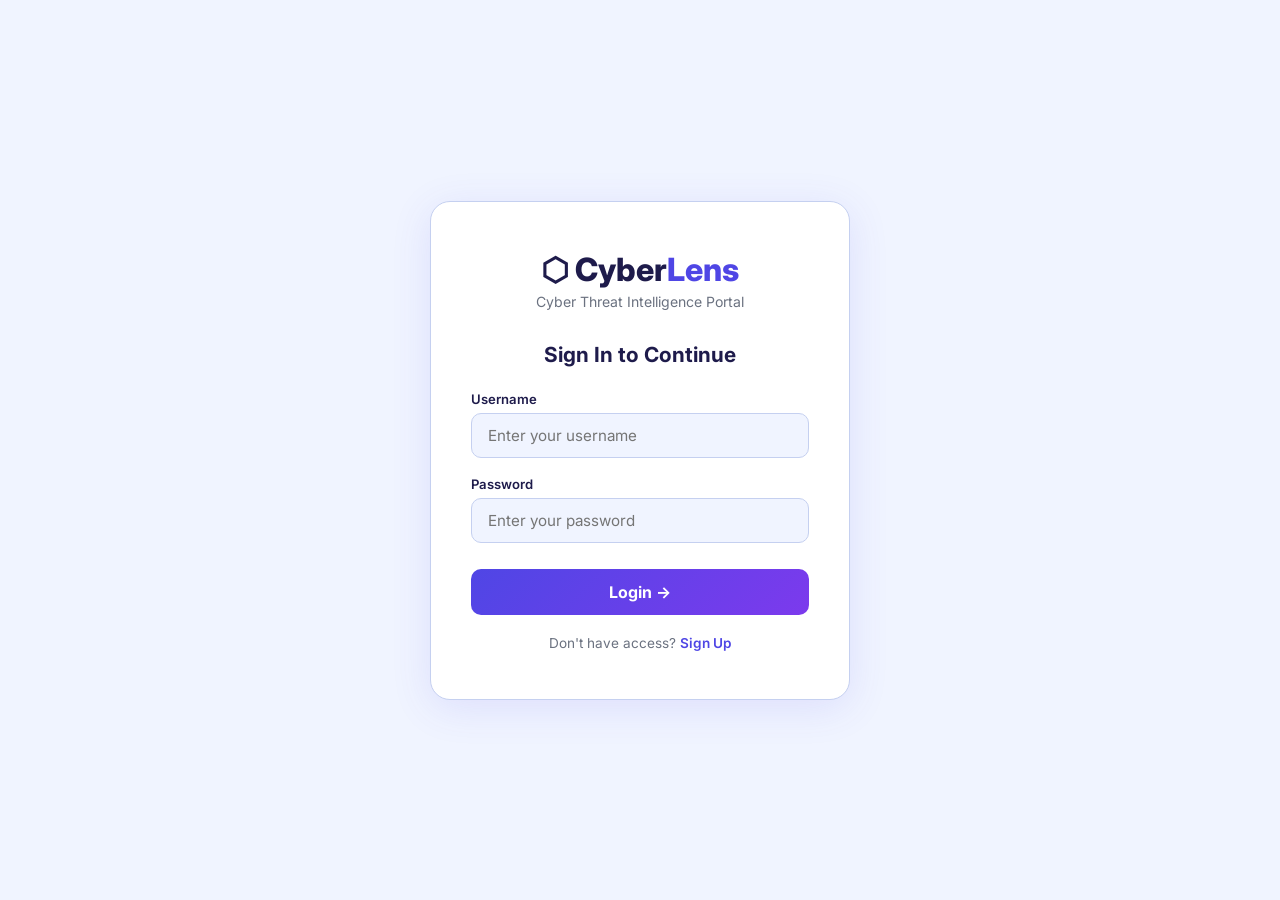
<file: templates/login.html>
<!DOCTYPE html>
<html lang="en">
<head>
    <meta charset="UTF-8">
    <meta name="viewport" content="width=device-width, initial-scale=1.0">
    <title>CyberLens — Login</title>
    <link rel="stylesheet" href="/static/style.css">
    <link href="https://fonts.googleapis.com/css2?family=Inter:wght@400;500;600;700;800&family=JetBrains+Mono:wght@400;500&display=swap" rel="stylesheet">
</head>
<body>
    <div class="bg-grid"></div>
    <div class="glow-orb glow-1"></div>
    <div class="glow-orb glow-2"></div>

    <div class="auth-page">
        <div class="auth-card">
            <div class="auth-logo">
                <h1>⬡ Cyber<span>Lens</span></h1>
                <p>Cyber Threat Intelligence Portal</p>
            </div>

            <div class="auth-title">Sign In to Continue</div>
            <div class="auth-error" id="errorMsg"></div>

            <div class="form-group">
                <label>Username</label>
                <input type="text" id="username" placeholder="Enter your username" autocomplete="off">
            </div>
            <div class="form-group">
                <label>Password</label>
                <input type="password" id="password" placeholder="Enter your password">
            </div>

            <button class="auth-btn" onclick="doLogin()">Login →</button>

            <div class="auth-switch">
                Don't have access? <a href="/signup">Sign Up</a>
            </div>
        </div>
    </div>

    <script>
        async function doLogin() {
            const username = document.getElementById('username').value.trim();
            const password = document.getElementById('password').value;
            const errorEl = document.getElementById('errorMsg');
            errorEl.style.display = 'none';

            if (!username || !password) {
                errorEl.textContent = 'Please fill in all fields';
                errorEl.style.display = 'block';
                return;
            }

            const res = await fetch('/login', {
                method: 'POST',
                headers: { 'Content-Type': 'application/json' },
                body: JSON.stringify({ username, password })
            });
            const data = await res.json();
            if (data.success) {
                window.location.href = '/';
            } else {
                errorEl.textContent = data.error;
                errorEl.style.display = 'block';
            }
        }

        document.addEventListener('keypress', e => { if (e.key === 'Enter') doLogin(); });
    </script>
</body>
</html>
</file>
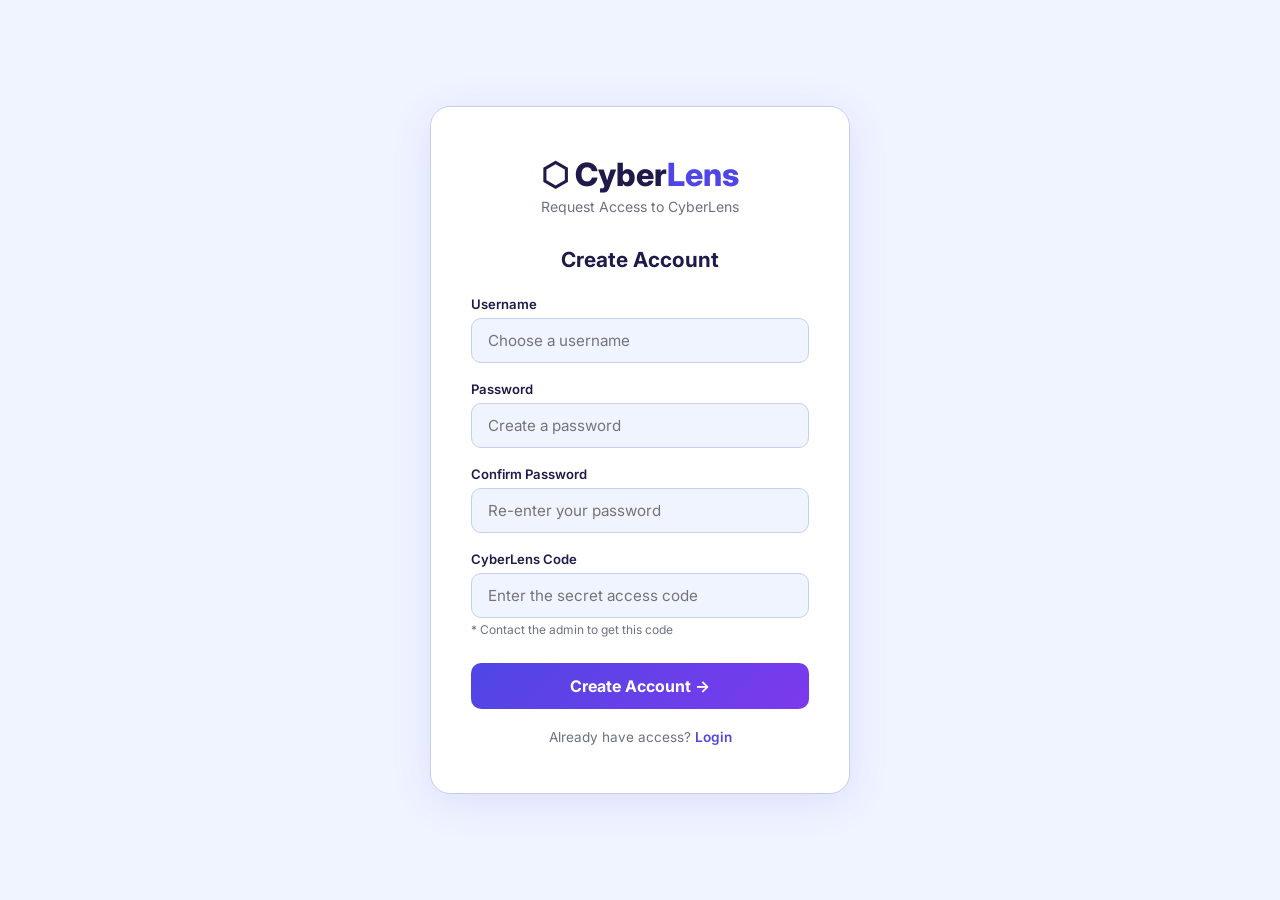
<file: templates/signup.html>
<!DOCTYPE html>
<html lang="en">
<head>
    <meta charset="UTF-8">
    <meta name="viewport" content="width=device-width, initial-scale=1.0">
    <title>CyberLens — Sign Up</title>
    <link rel="stylesheet" href="/static/style.css">
    <link href="https://fonts.googleapis.com/css2?family=Inter:wght@400;500;600;700;800&family=JetBrains+Mono:wght@400;500&display=swap" rel="stylesheet">
</head>
<body>
    <div class="bg-grid"></div>
    <div class="glow-orb glow-1"></div>
    <div class="glow-orb glow-2"></div>

    <div class="auth-page">
        <div class="auth-card">
            <div class="auth-logo">
                <h1>⬡ Cyber<span>Lens</span></h1>
                <p>Request Access to CyberLens</p>
            </div>

            <div class="auth-title">Create Account</div>
            <div class="auth-error" id="errorMsg"></div>
            <div class="auth-success" id="successMsg"></div>

            <div class="form-group">
                <label>Username</label>
                <input type="text" id="username" placeholder="Choose a username" autocomplete="off">
            </div>
            <div class="form-group">
                <label>Password</label>
                <input type="password" id="password" placeholder="Create a password">
            </div>
            <div class="form-group">
                <label>Confirm Password</label>
                <input type="password" id="confirm" placeholder="Re-enter your password">
            </div>
            <div class="form-group">
                <label>CyberLens Code</label>
                <input type="password" id="code" placeholder="Enter the secret access code">
                <div class="code-hint">* Contact the admin to get this code</div>
            </div>

            <button class="auth-btn" onclick="doSignup()">Create Account →</button>

            <div class="auth-switch">
                Already have access? <a href="/login">Login</a>
            </div>
        </div>
    </div>

    <script>
        async function doSignup() {
            const username = document.getElementById('username').value.trim();
            const password = document.getElementById('password').value;
            const confirm = document.getElementById('confirm').value;
            const code = document.getElementById('code').value;
            const errorEl = document.getElementById('errorMsg');
            const successEl = document.getElementById('successMsg');
            errorEl.style.display = 'none';
            successEl.style.display = 'none';

            if (!username || !password || !confirm || !code) {
                errorEl.textContent = 'Please fill in all fields';
                errorEl.style.display = 'block';
                return;
            }

            const res = await fetch('/signup', {
                method: 'POST',
                headers: { 'Content-Type': 'application/json' },
                body: JSON.stringify({ username, password, confirm, code })
            });
            const data = await res.json();
            if (data.success) {
                successEl.textContent = 'Account created! Redirecting to login...';
                successEl.style.display = 'block';
                setTimeout(() => window.location.href = '/login', 1500);
            } else {
                errorEl.textContent = data.error;
                errorEl.style.display = 'block';
            }
        }
    </script>
</body>
</html>
</file>
<file: static/style.css>
*, *::before, *::after { margin: 0; padding: 0; box-sizing: border-box; }

:root {
    --bg: #F0F4FF;
    --surface: #FFFFFF;
    --surface2: #E8EEFF;
    --border: #C5D0F0;
    --accent: #4F46E5;
    --accent2: #7C3AED;
    --accent3: #06B6D4;
    --text: #1E1B4B;
    --muted: #6B7280;
    --red: #EF4444;
    --green: #10B981;
    --yellow: #F59E0B;
    --orange: #F97316;
    --white: #FFFFFF;
}

body {
    background: var(--bg);
    color: var(--text);
    font-family: 'Inter', sans-serif;
    min-height: 100vh;
}

.bg-grid {
    position: fixed; inset: 0; z-index: 0;
    background-image:
        linear-gradient(rgba(79,70,229,0.04) 1px, transparent 1px),
        linear-gradient(90deg, rgba(79,70,229,0.04) 1px, transparent 1px);
    background-size: 40px 40px;
    pointer-events: none;
}

.glow-orb { position: fixed; border-radius: 50%; filter: blur(100px); pointer-events: none; z-index: 0; }
.glow-1 { width: 500px; height: 500px; background: rgba(79,70,229,0.08); top: -150px; right: -100px; }
.glow-2 { width: 400px; height: 400px; background: rgba(6,182,212,0.07); bottom: -100px; left: -100px; }

.navbar {
    position: relative; z-index: 10;
    display: flex; align-items: center; justify-content: space-between;
    padding: 16px 40px;
    background: rgba(255,255,255,0.85);
    backdrop-filter: blur(20px);
    border-bottom: 1px solid var(--border);
    box-shadow: 0 2px 20px rgba(79,70,229,0.08);
}
.nav-brand { display: flex; align-items: center; gap: 10px; }
.shield-icon { font-size: 1.5rem; }
.brand-text { font-size: 1.3rem; font-weight: 800; color: var(--text); }
.brand-accent { color: var(--accent); }
.nav-links { display: flex; align-items: center; gap: 12px; }
.nav-tag {
    font-size: 0.72rem; font-weight: 600; letter-spacing: 1px;
    color: var(--accent); text-transform: uppercase;
    padding: 4px 12px; border: 1.5px solid var(--accent);
    border-radius: 20px; background: rgba(79,70,229,0.06);
}
.nav-dot { width: 4px; height: 4px; background: var(--border); border-radius: 50%; }

.main { position: relative; z-index: 1; max-width: 1200px; margin: 0 auto; padding: 0 30px 60px; }

.hero { text-align: center; padding: 60px 20px 40px; }
.hero-badge {
    display: inline-flex; align-items: center; gap: 6px;
    font-size: 0.72rem; font-weight: 700; letter-spacing: 2px;
    color: var(--red); border: 1.5px solid rgba(239,68,68,0.4);
    padding: 6px 16px; border-radius: 20px; margin-bottom: 24px;
    background: rgba(239,68,68,0.07);
    animation: pulse-red 2s infinite;
}
@keyframes pulse-red { 0%,100%{opacity:1} 50%{opacity:0.6} }

.hero-title { font-size: clamp(2rem, 5vw, 3.5rem); font-weight: 800; line-height: 1.15; margin-bottom: 14px; color: var(--text); }
.gradient-text { background: linear-gradient(135deg, var(--accent), var(--accent2), var(--accent3)); -webkit-background-clip: text; -webkit-text-fill-color: transparent; }
.hero-sub { color: var(--muted); font-size: 1.05rem; margin-bottom: 36px; }

.search-wrapper { max-width: 750px; margin: 0 auto; }
.search-bar {
    display: flex; align-items: center;
    background: var(--white); border: 2px solid var(--border);
    border-radius: 14px; overflow: hidden;
    box-shadow: 0 4px 24px rgba(79,70,229,0.1);
    transition: border-color 0.2s, box-shadow 0.2s;
}
.search-bar:focus-within { border-color: var(--accent); box-shadow: 0 4px 30px rgba(79,70,229,0.2); }
.search-icon { padding: 0 16px; font-size: 1.2rem; color: var(--muted); }
.search-bar input { flex: 1; padding: 16px 10px; background: none; border: none; outline: none; color: var(--text); font-size: 1rem; }
.search-bar input::placeholder { color: var(--muted); }
.search-btn {
    display: flex; align-items: center; gap: 8px; padding: 16px 28px;
    background: linear-gradient(135deg, var(--accent), var(--accent2));
    border: none; cursor: pointer; color: white;
    font-weight: 700; font-size: 0.95rem; transition: opacity 0.2s;
}
.search-btn:hover { opacity: 0.88; }

.quick-tags { display: flex; align-items: center; gap: 8px; margin-top: 14px; flex-wrap: wrap; justify-content: center; }
.tag-label { font-size: 0.78rem; color: var(--muted); }
.quick-tag {
    padding: 5px 14px; border-radius: 20px;
    border: 1.5px solid var(--border); background: white;
    color: var(--muted); font-size: 0.8rem; cursor: pointer; transition: all 0.2s;
}
.quick-tag:hover { border-color: var(--accent); color: var(--accent); background: rgba(79,70,229,0.06); }

.kpi-section { display: grid; grid-template-columns: repeat(4, 1fr); gap: 16px; margin: 20px 0 50px; }
.kpi-card {
    background: white; border: 1.5px solid var(--border);
    border-radius: 16px; padding: 24px; text-align: center;
    box-shadow: 0 2px 12px rgba(79,70,229,0.06);
    transition: transform 0.2s, box-shadow 0.2s;
}
.kpi-card:hover { transform: translateY(-3px); box-shadow: 0 8px 24px rgba(79,70,229,0.12); }
.kpi-icon { font-size: 1.8rem; margin-bottom: 10px; }
.kpi-value { font-size: 2.2rem; font-weight: 800; color: var(--accent); font-family: 'JetBrains Mono', monospace; }
.kpi-label { font-size: 0.75rem; color: var(--muted); margin-top: 4px; text-transform: uppercase; letter-spacing: 1px; font-weight: 600; }

.section { margin-bottom: 50px; }
.section-header { display: flex; align-items: center; justify-content: space-between; margin-bottom: 20px; }
.section-title { display: flex; align-items: center; gap: 10px; font-size: 1.15rem; font-weight: 700; color: var(--text); }
.title-dot { width: 8px; height: 8px; background: var(--accent); border-radius: 50%; }
.title-dot.red { background: var(--red); }
.section-sub, .results-count { font-size: 0.82rem; color: var(--muted); }

.stats-grid { display: grid; grid-template-columns: repeat(5, 1fr); gap: 14px; }
.stat-card {
    background: white; border: 1.5px solid var(--border);
    border-radius: 12px; padding: 18px;
    animation: fadeUp 0.4s ease both;
    transition: all 0.2s;
    box-shadow: 0 2px 8px rgba(79,70,229,0.05);
}
.stat-card:hover { border-color: var(--accent); transform: translateY(-2px); box-shadow: 0 6px 20px rgba(79,70,229,0.1); }
@keyframes fadeUp { from{opacity:0;transform:translateY(12px)} to{opacity:1;transform:translateY(0)} }
.stat-rank { font-size: 0.68rem; color: var(--accent); font-weight: 700; margin-bottom: 6px; letter-spacing: 1px; }
.stat-name { font-size: 0.9rem; font-weight: 700; margin-bottom: 12px; color: var(--text); }
.stat-bar-track { height: 5px; background: var(--surface2); border-radius: 3px; overflow: hidden; margin-bottom: 10px; }
.stat-bar-fill { height: 100%; background: linear-gradient(90deg, var(--accent), var(--accent3)); border-radius: 3px; transition: width 1s ease; }
.stat-meta { display: flex; justify-content: space-between; }
.stat-count { font-size: 0.8rem; color: var(--text); font-weight: 600; }
.stat-score { font-size: 0.72rem; color: var(--muted); }

.table-wrapper { overflow-x: auto; border-radius: 16px; border: 1.5px solid var(--border); box-shadow: 0 2px 16px rgba(79,70,229,0.06); }
table { width: 100%; border-collapse: collapse; }
thead { background: linear-gradient(135deg, var(--accent), var(--accent2)); }
th { padding: 14px 16px; text-align: left; font-size: 0.75rem; font-weight: 700; color: white; text-transform: uppercase; letter-spacing: 1px; white-space: nowrap; }
td { padding: 13px 16px; font-size: 0.88rem; border-top: 1px solid var(--border); color: var(--text); background: white; }
tbody tr { transition: background 0.15s; }
tbody tr:hover td { background: rgba(79,70,229,0.03); }
tbody tr.row-flagged td { background: rgba(239,68,68,0.04); border-left: 3px solid var(--red); }
.row-num { color: var(--muted); font-size: 0.75rem; font-weight: 600; }
.attack-name { font-weight: 700; color: var(--accent); }
.mono { font-family: 'JetBrains Mono', monospace; font-size: 0.82rem; color: var(--accent2); }
.proto-tag { padding: 3px 8px; background: rgba(6,182,212,0.1); border: 1px solid rgba(6,182,212,0.3); border-radius: 4px; font-size: 0.75rem; color: var(--accent3); font-weight: 600; }

.badge { padding: 4px 10px; border-radius: 20px; font-size: 0.72rem; font-weight: 700; }
.sev-critical { background: rgba(239,68,68,0.12); color: #DC2626; border: 1px solid rgba(239,68,68,0.3); }
.sev-high { background: rgba(249,115,22,0.12); color: #EA580C; border: 1px solid rgba(249,115,22,0.3); }
.sev-medium { background: rgba(245,158,11,0.12); color: #D97706; border: 1px solid rgba(245,158,11,0.3); }
.sev-low { background: rgba(16,185,129,0.12); color: #059669; border: 1px solid rgba(16,185,129,0.3); }

.status-tag { padding: 4px 10px; border-radius: 20px; font-size: 0.72rem; font-weight: 700; }
.status-pending { background: rgba(245,158,11,0.12); color: #D97706; }
.status-investigating { background: rgba(79,70,229,0.1); color: var(--accent); }
.status-resolved { background: rgba(16,185,129,0.12); color: #059669; }

.score-bar-wrap { display: flex; align-items: center; gap: 8px; }
.score-bar { height: 5px; background: linear-gradient(90deg, var(--green), var(--red)); border-radius: 3px; min-width: 4px; }
.score-num { font-size: 0.78rem; font-family: 'JetBrains Mono', monospace; color: var(--muted); white-space: nowrap; font-weight: 600; }
.flag-icon { font-size: 1rem; }
.safe-icon { color: var(--green); font-weight: 800; }

.no-results { text-align: center; padding: 60px; color: var(--muted); }
.no-results-icon { font-size: 2.5rem; margin-bottom: 12px; }
.loading-pulse { height: 80px; background: linear-gradient(90deg, #f0f4ff 25%, #e8eeff 50%, #f0f4ff 75%); background-size: 200% 100%; animation: shimmer 1.5s infinite; border-radius: 10px; }
@keyframes shimmer { 0%{background-position:200% 0} 100%{background-position:-200% 0} }

.footer { position: relative; z-index: 1; text-align: center; padding: 24px; border-top: 1px solid var(--border); color: var(--muted); font-size: 0.78rem; background: white; }

/* AUTH PAGES */
.auth-page { min-height: 100vh; display: flex; align-items: center; justify-content: center; background: var(--bg); position: relative; }
.auth-card {
    background: white; border: 1.5px solid var(--border);
    border-radius: 20px; padding: 48px 40px;
    width: 100%; max-width: 420px;
    box-shadow: 0 8px 40px rgba(79,70,229,0.12);
    position: relative; z-index: 1;
}
.auth-logo { text-align: center; margin-bottom: 32px; }
.auth-logo h1 { font-size: 2rem; font-weight: 800; color: var(--text); }
.auth-logo h1 span { color: var(--accent); }
.auth-logo p { color: var(--muted); font-size: 0.88rem; margin-top: 4px; }
.auth-title { font-size: 1.3rem; font-weight: 700; color: var(--text); margin-bottom: 24px; text-align: center; }
.form-group { margin-bottom: 18px; }
.form-group label { display: block; font-size: 0.82rem; font-weight: 600; color: var(--text); margin-bottom: 6px; }
.form-group input {
    width: 100%; padding: 12px 16px;
    border: 1.5px solid var(--border); border-radius: 10px;
    font-size: 0.95rem; color: var(--text); background: var(--bg);
    outline: none; transition: border-color 0.2s;
    font-family: 'Inter', sans-serif;
}
.form-group input:focus { border-color: var(--accent); background: white; }
.auth-btn {
    width: 100%; padding: 13px;
    background: linear-gradient(135deg, var(--accent), var(--accent2));
    border: none; border-radius: 10px; cursor: pointer;
    color: white; font-size: 1rem; font-weight: 700;
    margin-top: 8px; transition: opacity 0.2s;
    font-family: 'Inter', sans-serif;
}
.auth-btn:hover { opacity: 0.88; }
.auth-switch { text-align: center; margin-top: 20px; font-size: 0.85rem; color: var(--muted); }
.auth-switch a { color: var(--accent); font-weight: 600; text-decoration: none; cursor: pointer; }
.auth-switch a:hover { text-decoration: underline; }
.auth-error { background: rgba(239,68,68,0.1); border: 1px solid rgba(239,68,68,0.3); color: #DC2626; padding: 10px 14px; border-radius: 8px; font-size: 0.85rem; margin-bottom: 16px; display: none; }
.auth-success { background: rgba(16,185,129,0.1); border: 1px solid rgba(16,185,129,0.3); color: #059669; padding: 10px 14px; border-radius: 8px; font-size: 0.85rem; margin-bottom: 16px; display: none; }
.code-hint { font-size: 0.75rem; color: var(--muted); margin-top: 4px; }

@media (max-width: 768px) {
    .kpi-section { grid-template-columns: repeat(2,1fr); }
    .stats-grid { grid-template-columns: repeat(2,1fr); }
    .navbar { padding: 14px 20px; }
    .nav-links { display: none; }
}
</file>
